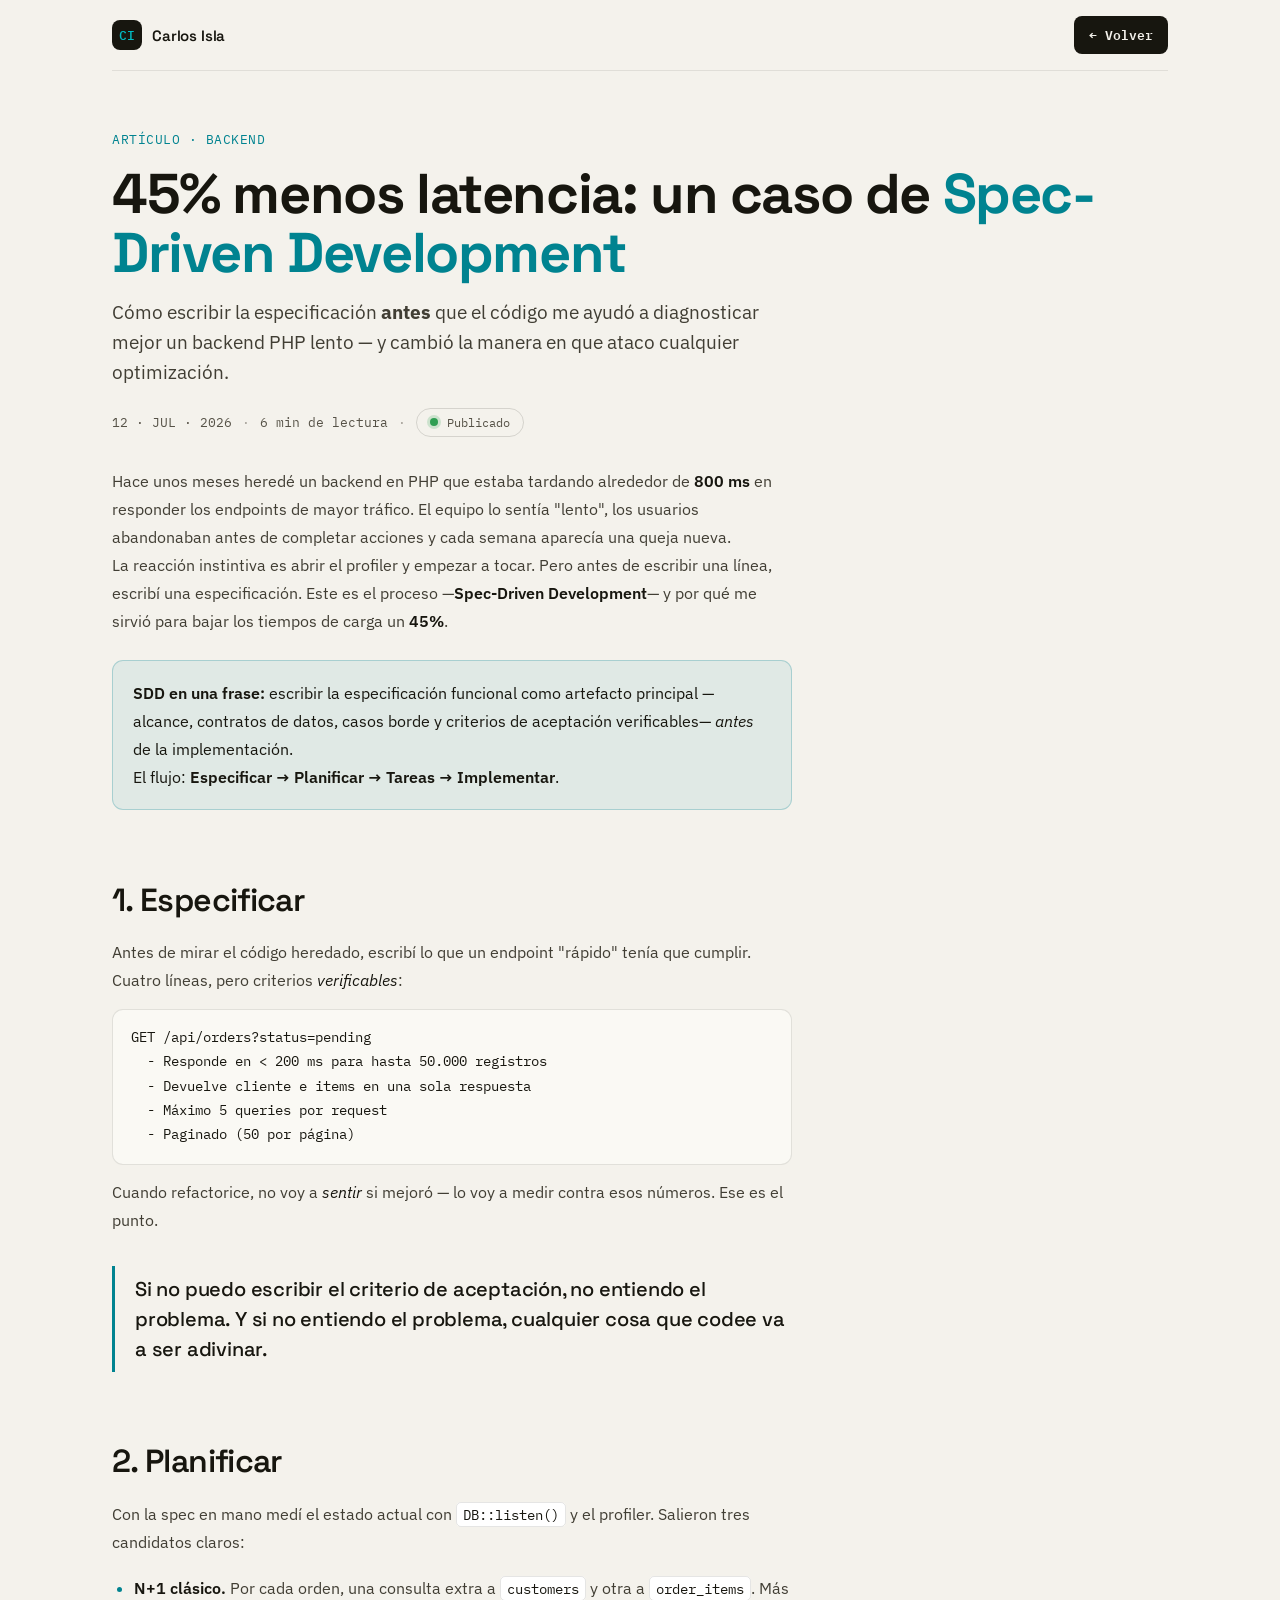
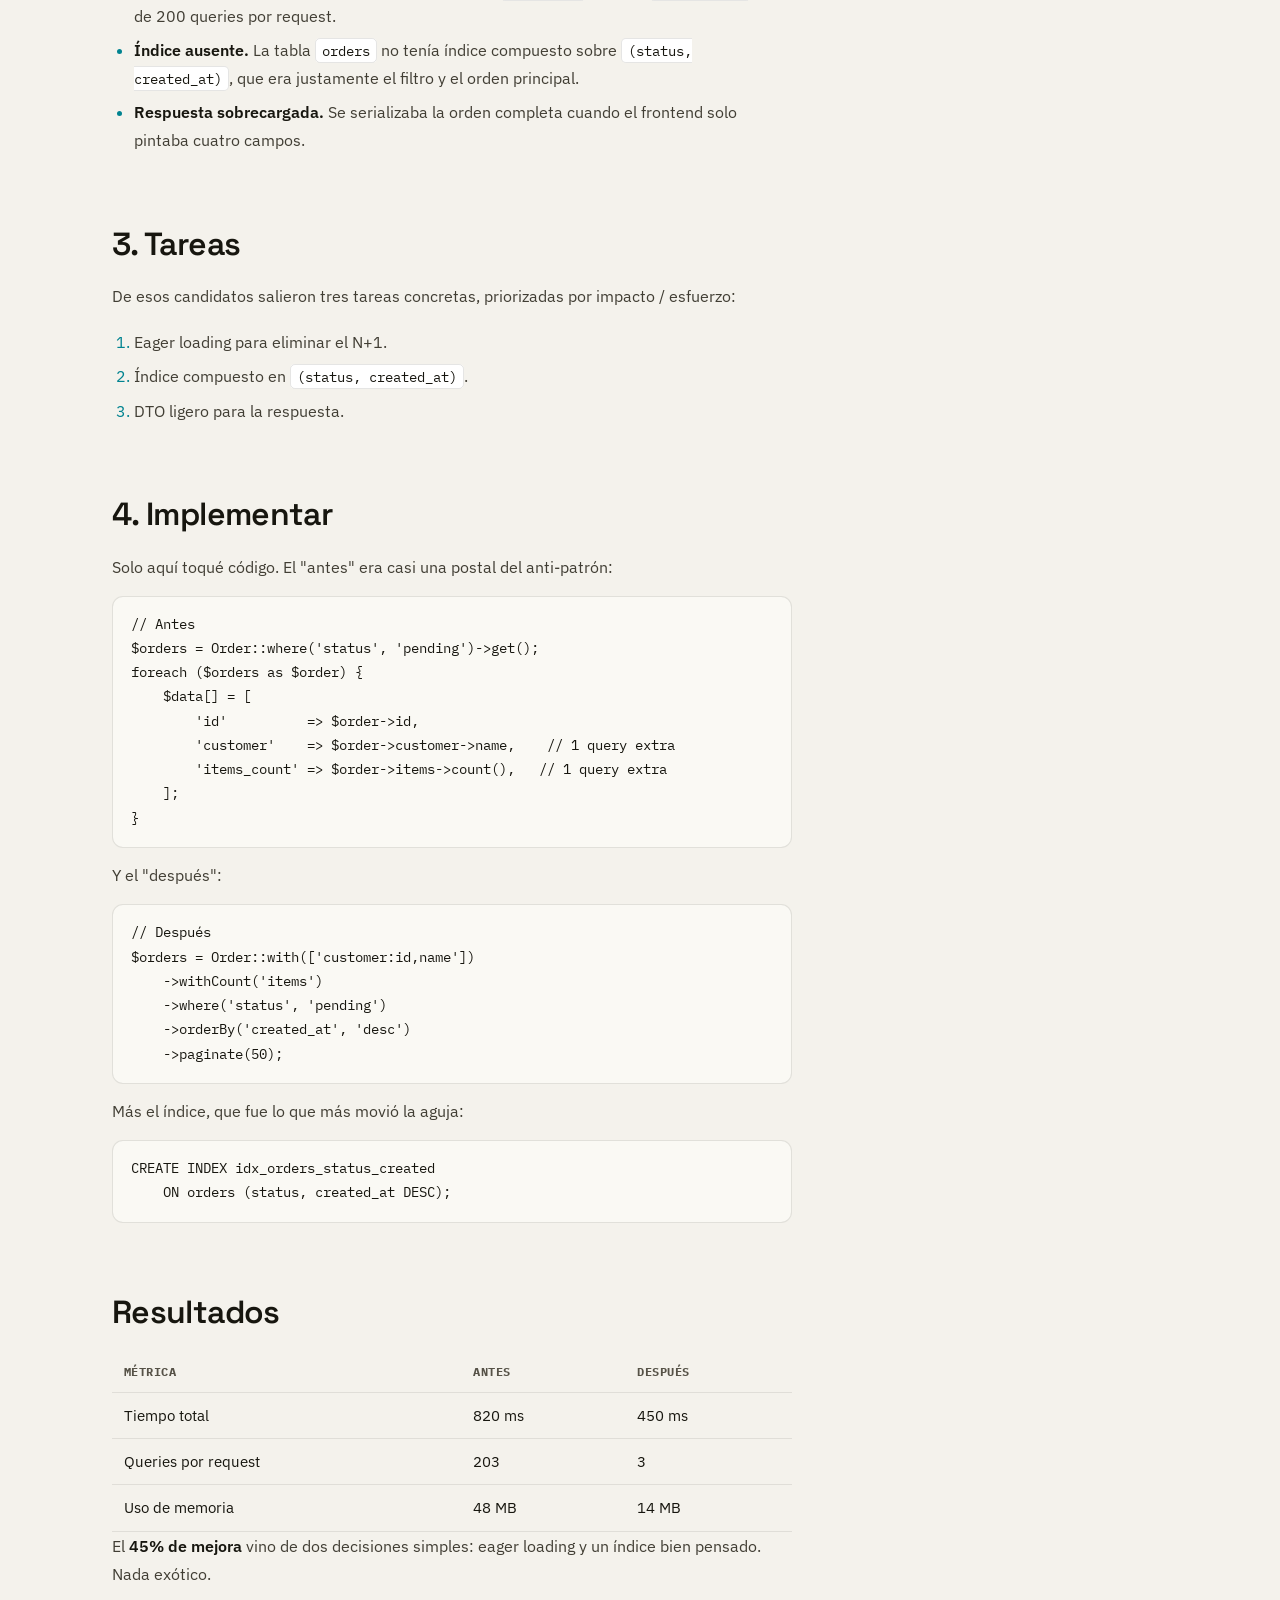
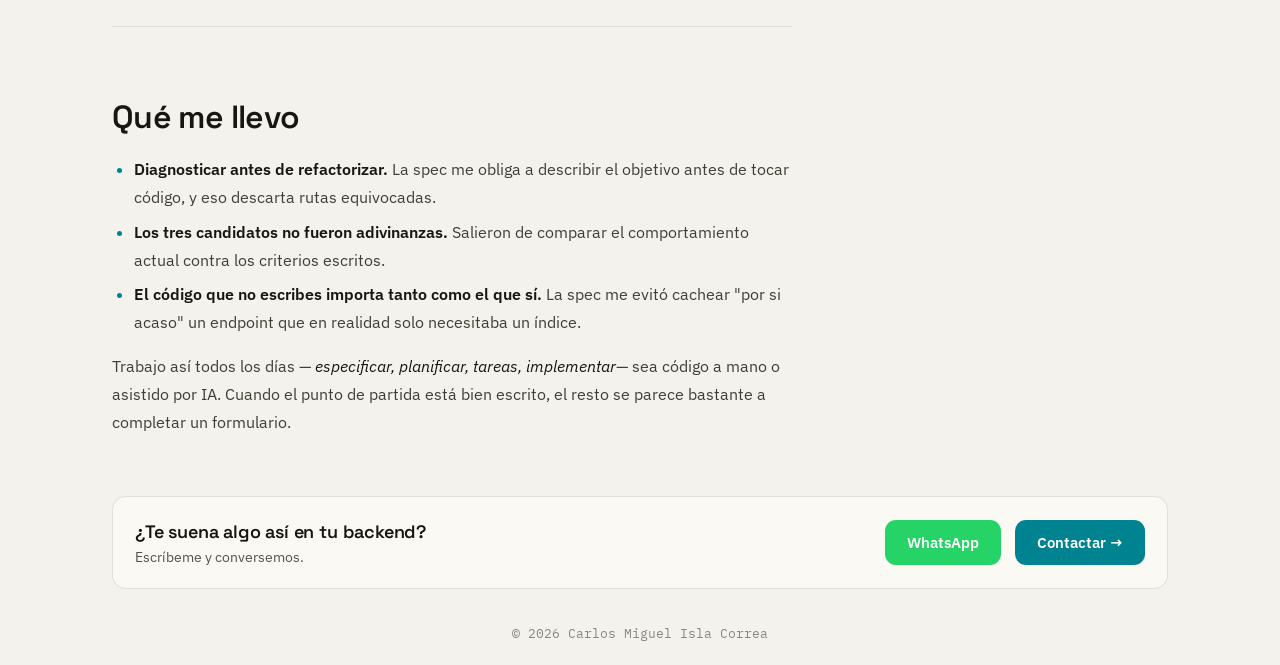
<file: post-spec-driven-45.html>
<!DOCTYPE html>
<html lang="es" data-theme="light">
<head>
<meta charset="utf-8">
<meta name="viewport" content="width=device-width, initial-scale=1">
<title>45% menos latencia: un caso de Spec-Driven Development — Carlos Isla</title>
<meta name="description" content="Cómo escribir la especificación antes que el código me ayudó a diagnosticar y optimizar un backend PHP lento.">
<link rel="stylesheet" href="styles.css">
</head>
<body>

<div class="wrap">

  <nav class="nav">
    <a href="index.html" class="brand"><span class="mono-badge">CI</span> Carlos Isla</a>
    <a href="index.html" class="btn btn-ink">← Volver</a>
  </nav>

  <header class="post-header">
    <div class="eyebrow">ARTÍCULO · BACKEND</div>
    <h1 class="h1">45% menos latencia: un caso de <span class="accent">Spec-Driven Development</span></h1>
    <p class="lead" style="margin-top:14px;max-width:60ch">
      Cómo escribir la especificación <strong>antes</strong> que el código me ayudó a
      diagnosticar mejor un backend PHP lento — y cambió la manera en que ataco
      cualquier optimización.
    </p>
    <div class="post-meta">
      <span>12 · JUL · 2026</span>
      <span class="sep">·</span>
      <span>6 min de lectura</span>
      <span class="sep">·</span>
      <span class="badge"><span class="dot"></span> Publicado</span>
    </div>
  </header>

  <article class="prose">

    <p>Hace unos meses heredé un backend en PHP que estaba tardando alrededor de
      <strong>800 ms</strong> en responder los endpoints de mayor tráfico. El
      equipo lo sentía "lento", los usuarios abandonaban antes de completar
      acciones y cada semana aparecía una queja nueva.</p>

    <p>La reacción instintiva es abrir el profiler y empezar a tocar. Pero antes
      de escribir una línea, escribí una especificación. Este es el proceso
      —<strong>Spec-Driven Development</strong>— y por qué me sirvió para bajar
      los tiempos de carga un <strong>45%</strong>.</p>

    <div class="callout">
      <strong>SDD en una frase:</strong> escribir la especificación funcional como
      artefacto principal —alcance, contratos de datos, casos borde y criterios
      de aceptación verificables— <em>antes</em> de la implementación.<br>
      El flujo: <strong>Especificar → Planificar → Tareas → Implementar</strong>.
    </div>

    <h2>1. Especificar</h2>
    <p>Antes de mirar el código heredado, escribí lo que un endpoint "rápido"
      tenía que cumplir. Cuatro líneas, pero criterios <em>verificables</em>:</p>

    <pre><code>GET /api/orders?status=pending
  - Responde en &lt; 200 ms para hasta 50.000 registros
  - Devuelve cliente e items en una sola respuesta
  - Máximo 5 queries por request
  - Paginado (50 por página)</code></pre>

    <p>Cuando refactorice, no voy a <em>sentir</em> si mejoró — lo voy a medir
      contra esos números. Ese es el punto.</p>

    <blockquote>
      Si no puedo escribir el criterio de aceptación, no entiendo el problema.
      Y si no entiendo el problema, cualquier cosa que codee va a ser adivinar.
    </blockquote>

    <h2>2. Planificar</h2>
    <p>Con la spec en mano medí el estado actual con <code>DB::listen()</code> y
      el profiler. Salieron tres candidatos claros:</p>

    <ul>
      <li><strong>N+1 clásico.</strong> Por cada orden, una consulta extra a
        <code>customers</code> y otra a <code>order_items</code>. Más de 200
        queries por request.</li>
      <li><strong>Índice ausente.</strong> La tabla <code>orders</code> no tenía
        índice compuesto sobre <code>(status, created_at)</code>, que era
        justamente el filtro y el orden principal.</li>
      <li><strong>Respuesta sobrecargada.</strong> Se serializaba la orden
        completa cuando el frontend solo pintaba cuatro campos.</li>
    </ul>

    <h2>3. Tareas</h2>
    <p>De esos candidatos salieron tres tareas concretas, priorizadas por
      impacto / esfuerzo:</p>

    <ol>
      <li>Eager loading para eliminar el N+1.</li>
      <li>Índice compuesto en <code>(status, created_at)</code>.</li>
      <li>DTO ligero para la respuesta.</li>
    </ol>

    <h2>4. Implementar</h2>
    <p>Solo aquí toqué código. El "antes" era casi una postal del anti-patrón:</p>

    <pre><code>// Antes
$orders = Order::where('status', 'pending')-&gt;get();
foreach ($orders as $order) {
    $data[] = [
        'id'          =&gt; $order-&gt;id,
        'customer'    =&gt; $order-&gt;customer-&gt;name,    // 1 query extra
        'items_count' =&gt; $order-&gt;items-&gt;count(),   // 1 query extra
    ];
}</code></pre>

    <p>Y el "después":</p>

    <pre><code>// Después
$orders = Order::with(['customer:id,name'])
    -&gt;withCount('items')
    -&gt;where('status', 'pending')
    -&gt;orderBy('created_at', 'desc')
    -&gt;paginate(50);</code></pre>

    <p>Más el índice, que fue lo que más movió la aguja:</p>

    <pre><code>CREATE INDEX idx_orders_status_created
    ON orders (status, created_at DESC);</code></pre>

    <h2>Resultados</h2>
    <table>
      <thead>
        <tr><th>Métrica</th><th>Antes</th><th>Después</th></tr>
      </thead>
      <tbody>
        <tr><td>Tiempo total</td><td>820 ms</td><td>450 ms</td></tr>
        <tr><td>Queries por request</td><td>203</td><td>3</td></tr>
        <tr><td>Uso de memoria</td><td>48 MB</td><td>14 MB</td></tr>
      </tbody>
    </table>

    <p>El <strong>45% de mejora</strong> vino de dos decisiones simples: eager
      loading y un índice bien pensado. Nada exótico.</p>

    <hr>

    <h2>Qué me llevo</h2>
    <ul>
      <li><strong>Diagnosticar antes de refactorizar.</strong> La spec me obliga
        a describir el objetivo antes de tocar código, y eso descarta rutas
        equivocadas.</li>
      <li><strong>Los tres candidatos no fueron adivinanzas.</strong> Salieron
        de comparar el comportamiento actual contra los criterios escritos.</li>
      <li><strong>El código que no escribes importa tanto como el que sí.</strong>
        La spec me evitó cachear "por si acaso" un endpoint que en realidad
        solo necesitaba un índice.</li>
    </ul>

    <p>Trabajo así todos los días — <em>especificar, planificar, tareas,
      implementar</em>— sea código a mano o asistido por IA. Cuando el punto de
      partida está bien escrito, el resto se parece bastante a completar un
      formulario.</p>

  </article>

  <section class="section">
    <div class="card" style="display:flex;flex-wrap:wrap;gap:20px;align-items:center;justify-content:space-between">
      <div>
        <div class="h4">¿Te suena algo así en tu backend?</div>
        <div class="small" style="margin-top:4px">Escríbeme y conversemos.</div>
      </div>
      <div class="row">
        <a href="https://wa.me/51952299447" target="_blank" rel="noopener" class="btn btn-wa">WhatsApp</a>
        <a href="mailto:Carlosislacorrea21@gmail.com" class="btn btn-primary">Contactar →</a>
      </div>
    </div>
    <div style="text-align:center;padding:36px 0 8px;font-size:12.5px;color:var(--muted-2);font-family:var(--font-mono)">
      © 2026 Carlos Miguel Isla Correa
    </div>
  </section>

</div>

<script>
  const prefersDark = window.matchMedia && window.matchMedia('(prefers-color-scheme: dark)').matches;
  document.documentElement.setAttribute('data-theme', prefersDark ? 'dark' : 'light');
</script>
</body>
</html>
</file>
<file: styles.css>
/* ============================================================
   Carlos Isla — Design System v1.0
   Uso: enlaza este archivo en cualquier post/página nueva y
   así heredarás la estética exacta del portafolio.
   <link rel="stylesheet" href="styles.css">
   ============================================================ */

/* ---------- Tipografías ---------- */
@import url('https://fonts.googleapis.com/css2?family=Space+Grotesk:wght@400;500;600;700&family=IBM+Plex+Sans:wght@400;500;600&family=IBM+Plex+Mono:wght@400;500&display=swap');

/* ---------- Tokens: modo claro ---------- */
:root {
  --bg:            #f4f2ec;
  --ink:           #17160f;
  --ink-soft:      #413e34;
  --muted:         #565247;
  --muted-2:       #8b877c;
  --card:          #faf9f4;
  --chip:          #ffffff;
  --line:          rgba(23,22,15,0.09);
  --line-2:        rgba(23,22,15,0.11);
  --line-3:        rgba(23,22,15,0.14);
  --nav:           rgba(244,242,236,0.82);
  --accent:        oklch(0.55 0.11 205);
  --accent-strong: oklch(0.42 0.09 205);
  --accent-bright: oklch(0.72 0.13 200);
  --btn-ink:       #17160f;
  --btn-ink-fg:    #f4f2ec;

  --font-display:  'Space Grotesk', system-ui, sans-serif;
  --font-body:     'IBM Plex Sans', system-ui, sans-serif;
  --font-mono:     'IBM Plex Mono', ui-monospace, monospace;

  --r-sm:  7px;
  --r-md:  8px;
  --r-lg:  11px;
  --r-xl:  14px;
  --r-2xl: 22px;

  --container: 1120px;
  --pad:       32px;
  --prose:     68ch;
}

/* ---------- Tokens: modo oscuro ---------- */
html[data-theme="dark"] {
  --bg:            #17160f;
  --ink:           #f4f2ec;
  --ink-soft:      #c9c6bc;
  --muted:         #9a9689;
  --muted-2:       #7d7a70;
  --card:          #211f16;
  --chip:          #26241a;
  --line:          rgba(244,242,236,0.10);
  --line-2:        rgba(244,242,236,0.12);
  --line-3:        rgba(244,242,236,0.16);
  --nav:           rgba(23,22,15,0.82);
  --accent:        oklch(0.72 0.13 200);
  --accent-strong: oklch(0.80 0.11 200);
  --btn-ink:       #f4f2ec;
  --btn-ink-fg:    #17160f;
}

/* ---------- Base ---------- */
*{box-sizing:border-box}
html{scroll-behavior:smooth}
body{
  margin:0;
  background:var(--bg);
  color:var(--ink);
  font-family:var(--font-body);
  font-size:16px;
  -webkit-font-smoothing:antialiased;
  transition:background .35s ease, color .35s ease;
}
a{color:inherit;text-decoration:none}
a:hover{color:var(--accent)}
::selection{background:var(--accent);color:#fff}
img{max-width:100%;height:auto;display:block}

/* ---------- Layout ---------- */
.wrap{max-width:var(--container);margin:0 auto;padding:0 var(--pad)}
.section{padding:60px 0;border-top:1px solid var(--line)}
.section:first-of-type{border-top:0}

/* ---------- Nav ---------- */
.nav{
  position:sticky;top:0;z-index:50;
  display:flex;align-items:center;justify-content:space-between;
  padding:16px 0;
  background:var(--nav);backdrop-filter:blur(12px);
  border-bottom:1px solid var(--line);
}
.brand{display:flex;align-items:center;gap:10px;font-family:var(--font-display);font-weight:600;font-size:15px;letter-spacing:-0.01em}
.mono-badge{
  display:inline-flex;align-items:center;justify-content:center;
  width:30px;height:30px;border-radius:var(--r-md);
  background:var(--btn-ink);color:var(--accent-bright);
  font-family:var(--font-mono);font-size:13px;font-weight:500;
}

/* ---------- Tipografía ---------- */
.title{font-family:var(--font-display);font-weight:700;font-size:clamp(40px,6.5vw,74px);line-height:1.02;letter-spacing:-0.03em;margin:0}
.h1   {font-family:var(--font-display);font-weight:700;font-size:clamp(34px,5vw,56px);line-height:1.05;letter-spacing:-0.025em;margin:0}
.h2   {font-family:var(--font-display);font-weight:600;font-size:clamp(26px,3.5vw,38px);line-height:1.15;letter-spacing:-0.02em;margin:0}
.h3   {font-family:var(--font-display);font-weight:600;font-size:22px;line-height:1.3;letter-spacing:-0.015em;margin:0}
.h4   {font-family:var(--font-display);font-weight:600;font-size:18px;line-height:1.4;letter-spacing:-0.01em;margin:0}
.lead {font-size:19px;line-height:1.6;color:var(--ink-soft);margin:0}
.small{font-size:13.5px;color:var(--muted)}
.accent{color:var(--accent)}
.mono {font-family:var(--font-mono)}

/* ---------- Eyebrow ---------- */
.eyebrow{
  font-family:var(--font-mono);font-size:12.5px;
  color:var(--accent);letter-spacing:0.04em;
  margin-bottom:18px;
}

/* ---------- Badge (status pill) ---------- */
.badge{
  display:inline-flex;align-items:center;gap:9px;
  padding:6px 13px;border-radius:999px;
  border:1px solid var(--line-3);
  font-family:var(--font-mono);font-size:12px;color:var(--muted);
}
.badge .dot{width:8px;height:8px;border-radius:999px;background:oklch(0.62 0.15 150);box-shadow:0 0 0 3px oklch(0.62 0.15 150 / 0.2)}

/* ---------- Card ---------- */
.card{
  background:var(--card);
  border:1px solid var(--line-2);
  border-radius:var(--r-xl);
  padding:22px;
}

/* ---------- Tags ---------- */
.tags{display:flex;flex-wrap:wrap;gap:8px}
.tag{
  display:inline-flex;align-items:center;gap:7px;
  font-size:13.5px;font-weight:500;
  padding:6px 12px;border-radius:var(--r-md);
  background:var(--chip);border:1px solid var(--line-2);
}
.tag i{font-size:15px;line-height:1}
.tag svg{width:15px;height:15px;stroke:var(--accent);fill:none;stroke-width:1.7;stroke-linecap:round;stroke-linejoin:round;flex:0 0 auto}

/* ---------- Bullets ---------- */
.bullets{margin:0;padding:0;list-style:none;display:flex;flex-direction:column;gap:12px}
.bullet{display:grid;grid-template-columns:auto 1fr;gap:11px;align-items:start;font-size:14.5px;line-height:1.55;color:var(--ink-soft)}
.bullet .mark{color:var(--accent);font-family:var(--font-mono);margin-top:1px}
.bullet strong{font-weight:600;color:var(--ink)}

/* ---------- Botones ---------- */
.btn{display:inline-flex;align-items:center;gap:9px;font-weight:600;font-size:14.5px;padding:13px 22px;border-radius:var(--r-lg);border:0;cursor:pointer;font-family:var(--font-body)}
.btn-primary{background:var(--accent);color:#fff}
.btn-primary:hover{color:#fff;opacity:.92}
.btn-ghost{background:transparent;border:1px solid var(--line-3);color:var(--ink)}
.btn-ghost:hover{border-color:var(--accent);color:var(--accent)}
.btn-ink{background:var(--btn-ink);color:var(--btn-ink-fg);font-family:var(--font-mono);font-size:12.5px;padding:8px 15px;border-radius:var(--r-md)}
.btn-wa{background:#25D366;color:#fff}
.btn-in{background:#0A66C2;color:#fff}

/* ---------- Prose (estilos para el contenido del post) ---------- */
.prose{max-width:var(--prose);font-size:16px;line-height:1.75;color:var(--ink)}
.prose > * + *{margin-top:1.1em}
.prose h2{font-family:var(--font-display);font-weight:600;font-size:clamp(24px,3vw,32px);line-height:1.2;letter-spacing:-0.02em;margin-top:2.2em;margin-bottom:.6em}
.prose h3{font-family:var(--font-display);font-weight:600;font-size:20px;line-height:1.3;letter-spacing:-0.01em;margin-top:1.8em;margin-bottom:.5em}
.prose h4{font-family:var(--font-display);font-weight:600;font-size:17px;margin-top:1.5em;margin-bottom:.4em}
.prose p{margin:0;color:var(--ink-soft)}
.prose strong{color:var(--ink);font-weight:600}
.prose em{font-style:italic;color:var(--ink)}
.prose a{color:var(--accent);border-bottom:1px solid color-mix(in srgb, var(--accent) 40%, transparent);transition:border-color .2s}
.prose a:hover{border-bottom-color:var(--accent)}
.prose ul,.prose ol{padding-left:1.4em;color:var(--ink-soft)}
.prose li{margin:.4em 0}
.prose li::marker{color:var(--accent)}
.prose blockquote{
  margin:1.6em 0;padding:8px 0 8px 20px;
  border-left:3px solid var(--accent);
  font-family:var(--font-display);font-weight:500;font-size:20px;line-height:1.5;letter-spacing:-0.01em;
  color:var(--ink);
}
.prose blockquote p{color:var(--ink)}
.prose code{
  font-family:var(--font-mono);font-size:.9em;
  padding:2px 6px;border-radius:5px;
  background:var(--chip);border:1px solid var(--line-2);
  color:var(--ink);
}
.prose pre{
  background:var(--card);border:1px solid var(--line-2);
  border-radius:var(--r-lg);padding:16px 18px;
  overflow-x:auto;font-size:13.5px;line-height:1.65;
}
.prose pre code{background:transparent;border:0;padding:0;font-size:inherit}
.prose hr{border:0;border-top:1px solid var(--line);margin:2.4em 0}
.prose figure{margin:1.6em 0}
.prose figure img{border-radius:var(--r-lg);border:1px solid var(--line-2)}
.prose figcaption{margin-top:.6em;font-size:13px;color:var(--muted);text-align:center;font-family:var(--font-mono)}
.prose table{width:100%;border-collapse:collapse;font-size:14.5px}
.prose th,.prose td{padding:10px 12px;border-bottom:1px solid var(--line);text-align:left}
.prose th{font-family:var(--font-mono);font-size:12px;color:var(--muted);text-transform:uppercase;letter-spacing:.04em}
.prose .callout{
  margin:1.6em 0;padding:18px 20px;
  background:color-mix(in srgb, var(--accent) 8%, transparent);
  border:1px solid color-mix(in srgb, var(--accent) 25%, transparent);
  border-radius:var(--r-lg);
}
.prose .callout > *:first-child{margin-top:0}
.prose .callout > *:last-child{margin-bottom:0}

/* ---------- Post header ---------- */
.post-header{padding:60px 0 30px}
.post-meta{
  display:flex;flex-wrap:wrap;align-items:center;gap:10px;
  margin-top:20px;
  font-family:var(--font-mono);font-size:12.5px;color:var(--muted);
}
.post-meta .sep{opacity:.5}

/* ---------- Utils ---------- */
.stack-2{display:flex;flex-direction:column;gap:8px}
.stack-4{display:flex;flex-direction:column;gap:16px}
.row{display:flex;flex-wrap:wrap;gap:14px;align-items:center}

/* ---------- Reveal on scroll (opcional) ---------- */
.reveal{opacity:0;transform:translateY(16px);transition:opacity .6s ease, transform .6s ease}
.reveal.in{opacity:1;transform:none}

/* ---------- Reduced motion ---------- */
@media (prefers-reduced-motion: reduce){
  html{scroll-behavior:auto}
  .reveal{opacity:1;transform:none;transition:none}
  body{transition:none}
}

/* ---------- Focus visible ---------- */
a:focus-visible, button:focus-visible{
  outline:2px solid var(--accent);outline-offset:3px;border-radius:6px;
}

/* ---------- Responsive ---------- */
@media (max-width:680px){
  :root{--pad:20px}
  .section{padding:48px 0}
}
</file>
